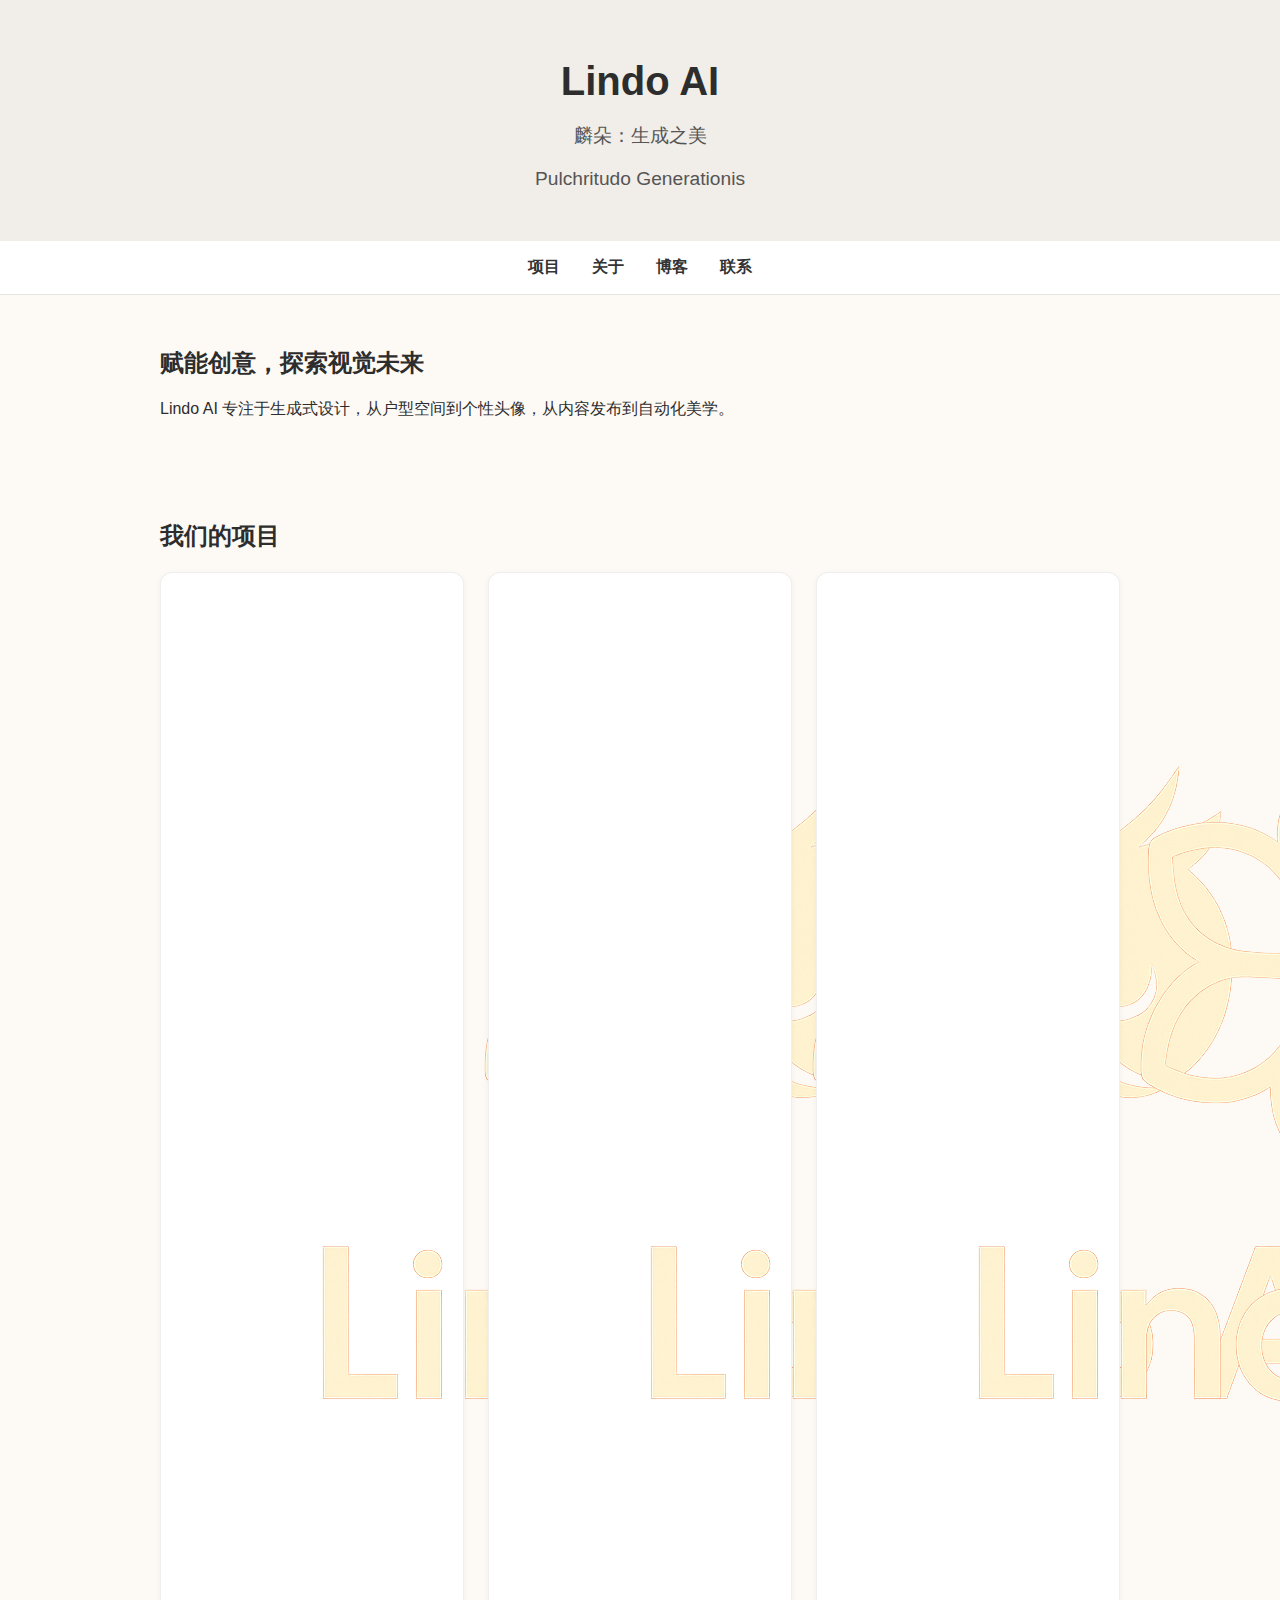
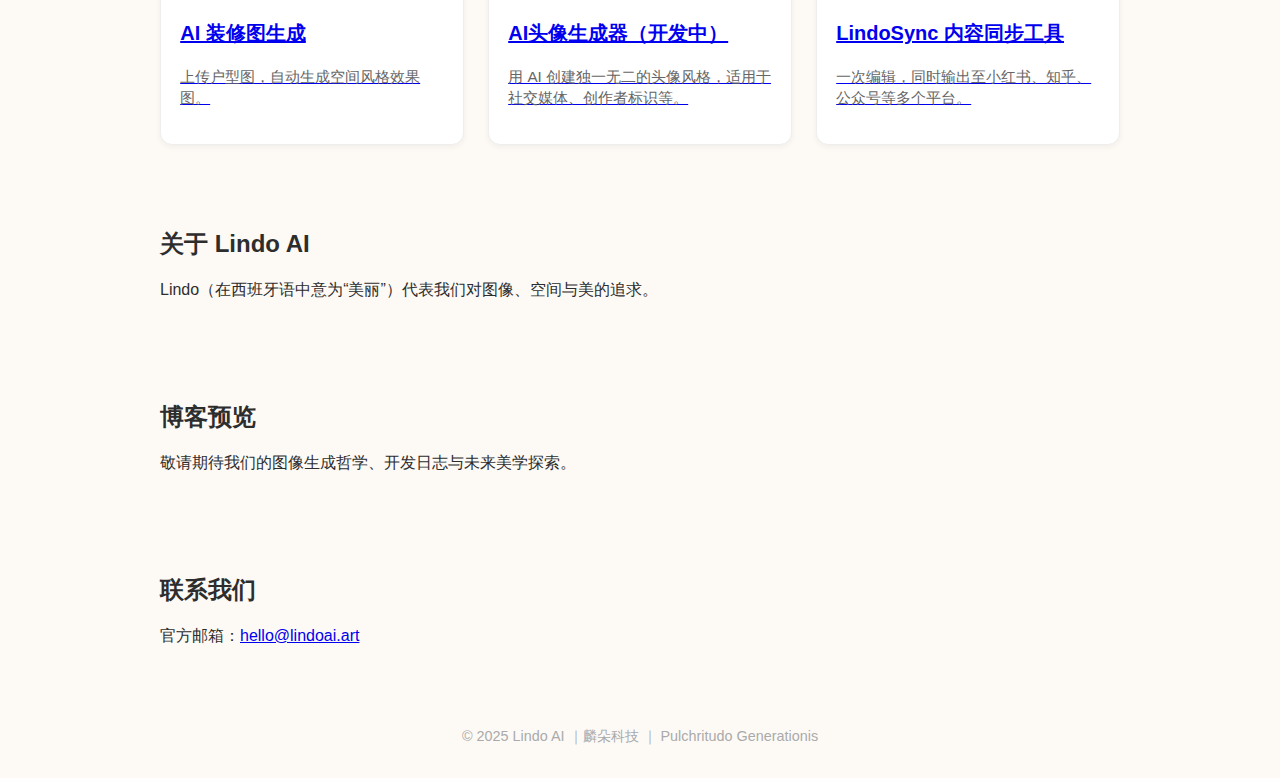
<file: index.html>
<!DOCTYPE html>
<html lang="zh">
<head>
  <meta charset="UTF-8">
  <meta name="viewport" content="width=device-width, initial-scale=1.0">
  <title>Lindo AI - 自动化的美学</title>
  <link rel="stylesheet" href="style.css">
  <link rel="stylesheet" href="/animation.css">
  <link rel="icon" href="/favicon.ico" type="image/x-icon">
  <script defer data-domain="lindoai.art" src="https://plausible.io/js/script.js"></script>
</head>
<body>
  <header><h1>Lindo AI</h1><p class="subtitle">麟朵：生成之美</p><p class="tagline">Pulchritudo Generationis</p></header>
  <nav><a href="#projects">项目</a><a href="#about">关于</a><a href="#blog">博客</a><a href="#contact">联系</a></nav>
  <section id="hero"><h2>赋能创意，探索视觉未来</h2><p>Lindo AI 专注于生成式设计，从户型空间到个性头像，从内容发布到自动化美学。</p></section>
  <section id="projects"><h2>我们的项目</h2><div class="projects">
    <a href="https://zhuangxiu.love" class="project-link" target="_blank"><div class="project-card"><img src="/logo.png" alt="麒麟图标"><h3>AI 装修图生成</h3><p>上传户型图，自动生成空间风格效果图。</p></div></a>
    <a href="#" class="project-link"><div class="project-card"><img src="/logo.png" alt="麒麟图标"><h3>AI头像生成器（开发中）</h3><p>用 AI 创建独一无二的头像风格，适用于社交媒体、创作者标识等。</p></div></a>
    <a href="https://lindosync.vercel.app" class="project-link" target="_blank"><div class="project-card"><img src="/logo.png" alt="麒麟图标"><h3>LindoSync 内容同步工具</h3><p>一次编辑，同时输出至小红书、知乎、公众号等多个平台。</p></div></a>
  </div></section>
  <section id="about"><h2>关于 Lindo AI</h2><p>Lindo（在西班牙语中意为“美丽”）代表我们对图像、空间与美的追求。</p></section>
  <section id="blog"><h2>博客预览</h2><p>敬请期待我们的图像生成哲学、开发日志与未来美学探索。</p></section>
  <section id="contact"><h2>联系我们</h2><p>官方邮箱：<a href="mailto:hello@lindoai.art">hello@lindoai.art</a></p></section>
  <footer>&copy; 2025 Lindo AI ｜麟朵科技 ｜ Pulchritudo Generationis</footer>
</body>
</html>
</file>
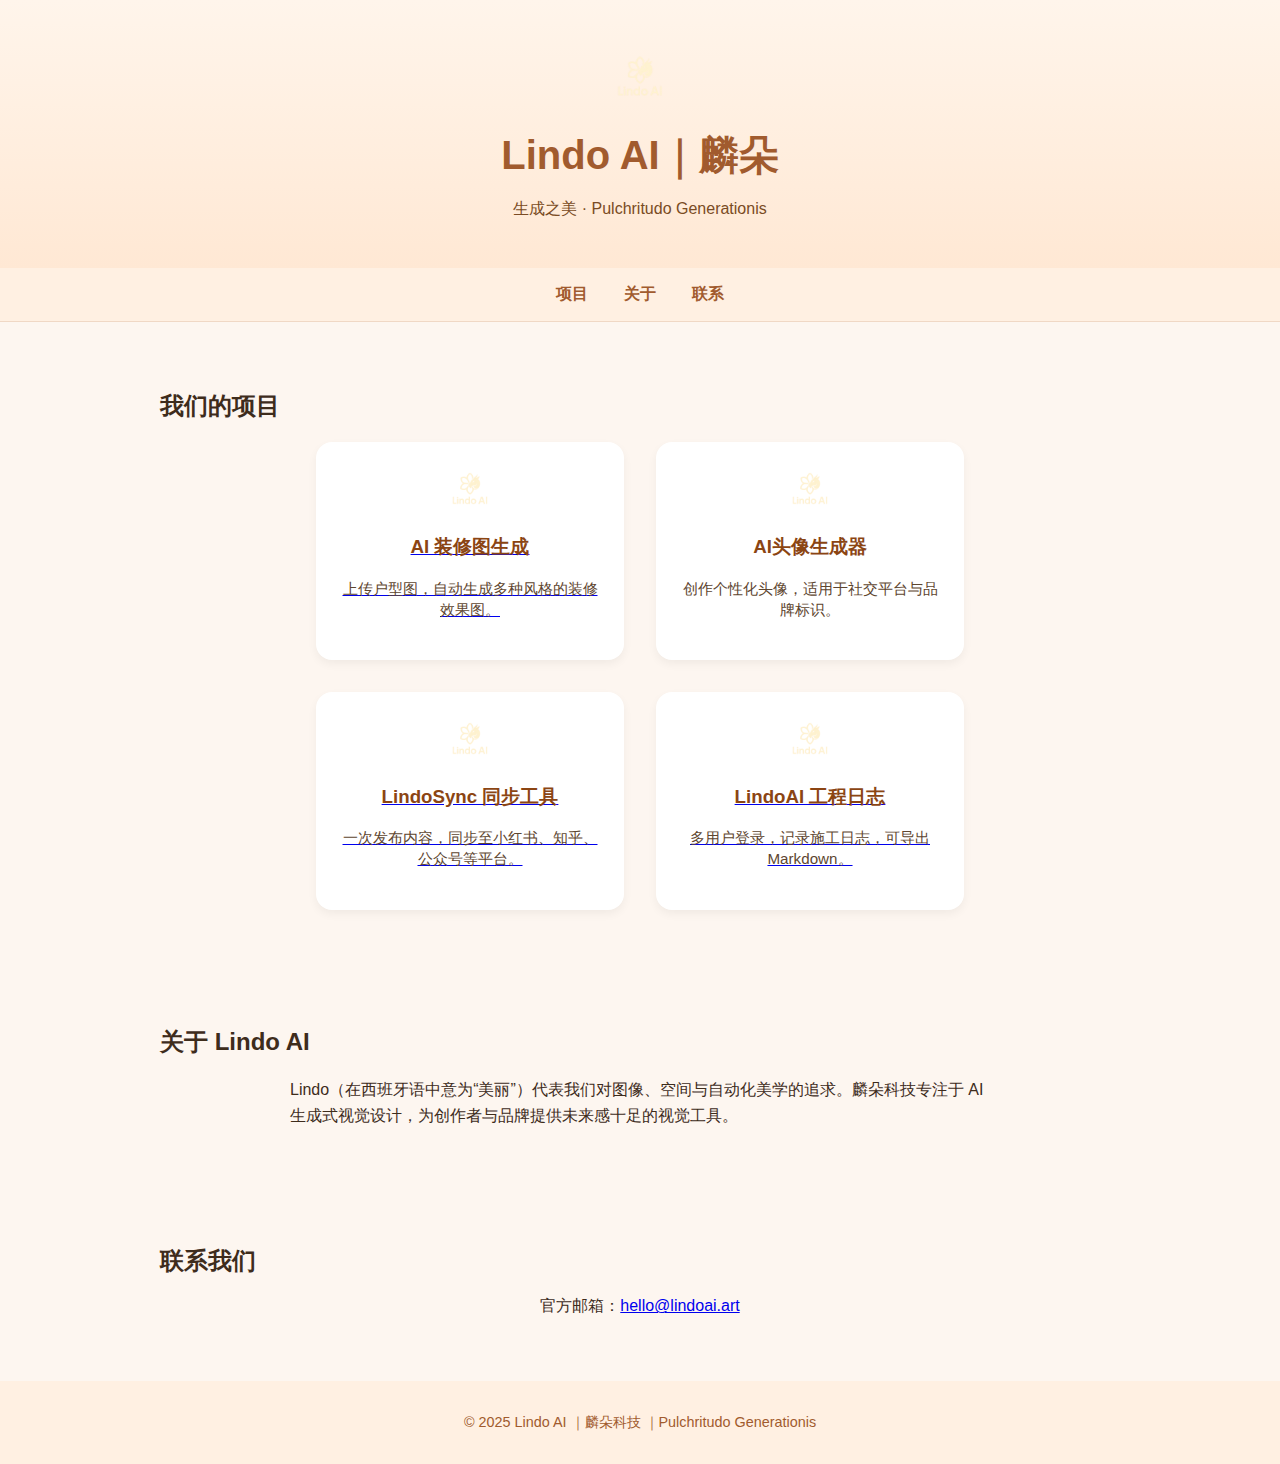
<file: public/index.html>
<!DOCTYPE html>
<html lang="zh">
<head>
  <meta charset="UTF-8" />
  <meta name="viewport" content="width=device-width, initial-scale=1.0"/>
  <title>Lindo AI - 麟朵：生成之美</title>
  <link rel="icon" href="/logo.png" type="image/png" />
  <style>
    body {
      margin: 0;
      font-family: -apple-system, BlinkMacSystemFont, "Helvetica Neue", sans-serif;
      background-color: #fdf6f0;
      color: #3e2c1c;
    }
    header {
      text-align: center;
      padding: 3rem 1rem 2rem;
      background: linear-gradient(to bottom, #fff5eb, #ffe8d4);
    }
    header img {
      width: 60px;
      height: 60px;
      margin-bottom: 1rem;
    }
    header h1 {
      margin: 0;
      font-size: 2.5rem;
      color: #a15b2e;
    }
    header p {
      font-size: 1rem;
      color: #7a4b24;
    }

    nav {
      text-align: center;
      background: #fff0e2;
      padding: 1rem;
      border-bottom: 1px solid #f0d8c5;
    }
    nav a {
      margin: 0 1rem;
      color: #a15b2e;
      text-decoration: none;
      font-weight: bold;
    }

    section {
      max-width: 960px;
      margin: 0 auto;
      padding: 3rem 1rem;
    }
    .projects {
      display: flex;
      flex-wrap: wrap;
      gap: 2rem;
      justify-content: center;
    }
    .card {
      background: #fff;
      border-radius: 16px;
      padding: 1.5rem;
      box-shadow: 0 4px 10px rgba(0,0,0,0.05);
      width: 260px;
      text-align: center;
      transition: transform 0.3s;
    }
    .card:hover {
      transform: translateY(-6px);
    }
    .card img {
      width: 48px;
      height: 48px;
      margin-bottom: 1rem;
    }
    .card h3 {
      margin-top: 0;
      color: #8b4513;
    }
    .card p {
      color: #5e4630;
      font-size: 0.95rem;
    }

    footer {
      text-align: center;
      font-size: 0.9rem;
      padding: 2rem 1rem;
      background: #fff0e2;
      color: #a15b2e;
    }
  </style>
</head>
<body>
  <header>
    <img src="/logo.png" alt="图标">
    <h1>Lindo AI｜麟朵</h1>
    <p>生成之美 · Pulchritudo Generationis</p>
  </header>

  <nav>
    <a href="#projects">项目</a>
    <a href="#about">关于</a>
    <a href="#contact">联系</a>
  </nav>

  <section id="projects">
    <h2>我们的项目</h2>
    <div class="projects">
      <a href="https://zhuangxiu.love" class="project-link" target="_blank">
        <div class="card">
          <img src="/logo.png" alt="图标">
          <h3>AI 装修图生成</h3>
          <p>上传户型图，自动生成多种风格的装修效果图。</p>
        </div>
      </a>
      
      <div class="card">
        <img src="/logo.png" alt="图标">
        <h3>AI头像生成器</h3>
        <p>创作个性化头像，适用于社交平台与品牌标识。</p>
      </div>
      
      <a href="https://lindosync.onrender.com/" target="_blank" rel="noopener noreferrer" class="project-link">
        <div class="card">
          <img src="/logo.png" alt="图标">
          <h3>LindoSync 同步工具</h3>
          <p>一次发布内容，同步至小红书、知乎、公众号等平台。</p>
        </div>
      </a>

      <a href="https://lindoai-journal.streamlit.app/" target="_blank" rel="noopener noreferrer" class="project-link">
        <div class="card">
          <img src="/logo.png" alt="图标">
          <h3>LindoAI 工程日志</h3>
          <p>多用户登录，记录施工日志，可导出 Markdown。</p>
        </div>
      </a>

    </div>
  </section>
  

  <section id="about">
    <h2>关于 Lindo AI</h2>
    <p style="max-width: 700px; margin: auto; line-height: 1.6;">
      Lindo（在西班牙语中意为“美丽”）代表我们对图像、空间与自动化美学的追求。麟朵科技专注于 AI 生成式视觉设计，为创作者与品牌提供未来感十足的视觉工具。
    </p>
  </section>

  <section id="contact">
    <h2>联系我们</h2>
    <p style="text-align: center;">
      官方邮箱：<a href="mailto:hello@lindoai.art">hello@lindoai.art</a>
    </p>
  </section>

  <footer>
    © 2025 Lindo AI ｜麟朵科技 ｜Pulchritudo Generationis
  </footer>
</body>
</html>
</file>
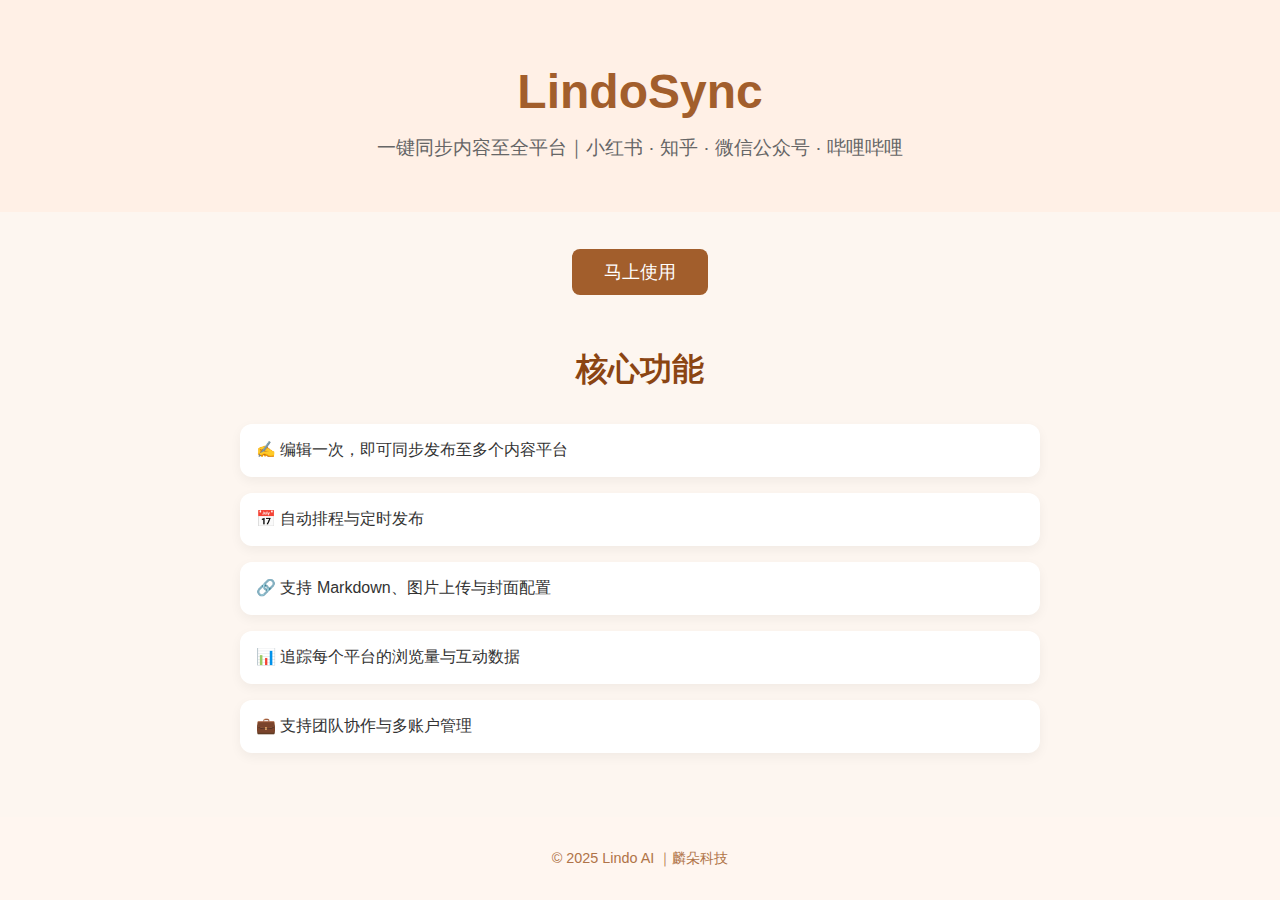
<file: public/lindosync/index.html>
<!DOCTYPE html>
<html lang="zh">
<head>
  <meta charset="UTF-8">
  <meta name="viewport" content="width=device-width, initial-scale=1.0">
  <title>LindoSync 内容同步工具｜Lindo AI</title>
  <link rel="stylesheet" href="/style.css">
  <link rel="icon" href="/favicon.ico" type="image/x-icon">
  <style>
    body {
      font-family: 'Helvetica Neue', sans-serif;
      background-color: #fdf6f0;
      color: #333;
      margin: 0;
      padding: 0;
    }
    header {
      background-color: #fff0e6;
      text-align: center;
      padding: 4rem 1rem 2rem;
    }
    header h1 {
      font-size: 3rem;
      margin: 0;
      color: #a25e2c;
    }
    header p {
      font-size: 1.2rem;
      color: #666;
      margin-top: 1rem;
    }
    .cta {
      text-align: center;
      margin-top: 3rem;
    }
    .cta a {
      background: #a25e2c;
      color: white;
      text-decoration: none;
      padding: 0.8rem 2rem;
      border-radius: 8px;
      font-size: 1.1rem;
      transition: background 0.3s ease;
    }
    .cta a:hover {
      background: #8b4513;
    }
    section.features {
      max-width: 800px;
      margin: 4rem auto;
      padding: 0 1.5rem;
    }
    section.features h2 {
      text-align: center;
      font-size: 2rem;
      color: #8b4513;
      margin-bottom: 2rem;
    }
    ul {
      list-style-type: none;
      padding: 0;
    }
    li {
      background: #fff;
      padding: 1rem;
      border-radius: 12px;
      box-shadow: 0 4px 12px rgba(0,0,0,0.05);
      margin-bottom: 1rem;
    }
    footer {
      background: #fff6f0;
      text-align: center;
      padding: 2rem;
      font-size: 0.9rem;
      color: #b07448;
    }
  </style>
</head>
<body>
  <header>
    <h1>LindoSync</h1>
    <p>一键同步内容至全平台｜小红书 · 知乎 · 微信公众号 · 哔哩哔哩</p>
  </header>

  <div class="cta">
    <a href="#">马上使用</a>
  </div>

  <section class="features">
    <h2>核心功能</h2>
    <ul>
      <li>✍️ 编辑一次，即可同步发布至多个内容平台</li>
      <li>📅 自动排程与定时发布</li>
      <li>🔗 支持 Markdown、图片上传与封面配置</li>
      <li>📊 追踪每个平台的浏览量与互动数据</li>
      <li>💼 支持团队协作与多账户管理</li>
    </ul>
  </section>

  <footer>
    &copy; 2025 Lindo AI ｜麟朵科技
  </footer>
</body>
</html>
</file>
<file: style.css>
body {
  margin: 0;
  font-family: 'Helvetica Neue', sans-serif;
  background-color: #fdfaf6;
  color: #2d2d2d;
}
header {
  background: #f1ede8;
  padding: 2rem 1.5rem;
  text-align: center;
}
header h1 {
  font-size: 2.5rem;
  margin-bottom: 0.5rem;
}
header p {
  font-size: 1.2rem;
  color: #555;
}
nav {
  display: flex;
  justify-content: center;
  gap: 2rem;
  padding: 1rem;
  background-color: #ffffff;
  border-bottom: 1px solid #e5e5e5;
}
nav a {
  text-decoration: none;
  color: #333;
  font-weight: bold;
}
section {
  padding: 2rem 1.5rem;
  max-width: 960px;
  margin: 0 auto;
}
.projects {
  display: grid;
  grid-template-columns: repeat(auto-fit, minmax(280px, 1fr));
  gap: 1.5rem;
}
.project-card {
  background: #fff;
  border: 1px solid #eee;
  border-radius: 12px;
  padding: 1.2rem;
  box-shadow: 0 2px 6px rgba(0,0,0,0.05);
}
.project-card h3 {
  margin-top: 0;
  font-size: 1.25rem;
}
.project-card p {
  font-size: 0.95rem;
  color: #666;
}
footer {
  text-align: center;
  padding: 2rem 1rem;
  font-size: 0.9rem;
  color: #aaa;
}
</file>
<file: animation.css>
/* 动画效果增强 */
@keyframes fadeIn {
  from { opacity: 0; transform: translateY(20px); }
  to { opacity: 1; transform: translateY(0); }
}

header h1, header p {
  animation: fadeIn 1s ease-in-out both;
}
</file>
